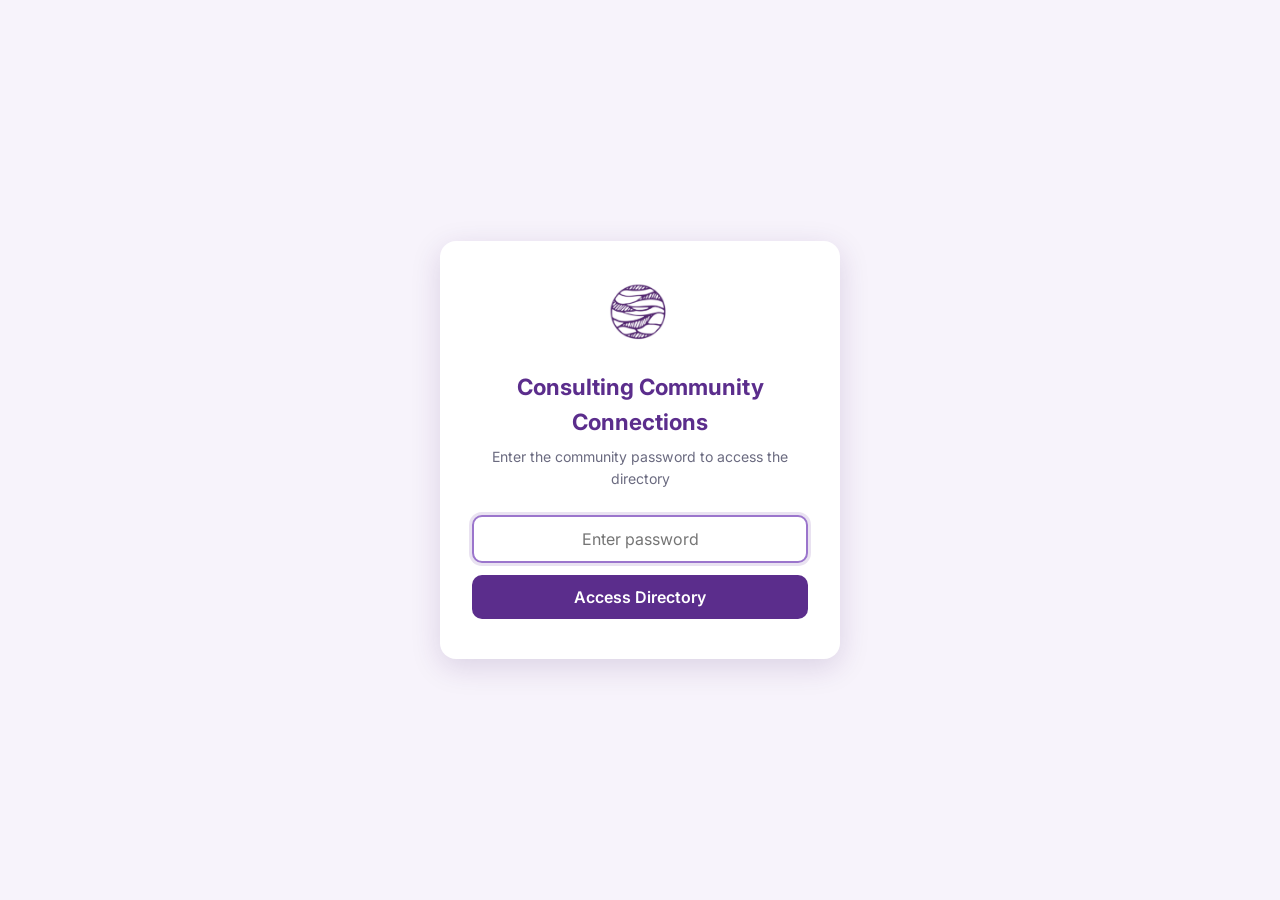
<file: index.html>
<!DOCTYPE html>
<html lang="en">
<head>
  <meta charset="UTF-8">
  <meta name="viewport" content="width=device-width, initial-scale=1.0">
  <title>Consulting Community Connections</title>
  <link rel="preconnect" href="https://fonts.googleapis.com">
  <link rel="preconnect" href="https://fonts.gstatic.com" crossorigin>
  <link href="https://fonts.googleapis.com/css2?family=Inter:wght@400;500;600;700&display=swap" rel="stylesheet">
  <link rel="stylesheet" href="styles.css">
</head>
<body>

  <!-- Password Gate -->
  <div class="password-gate" id="password-gate">
    <div class="password-card">
      <img src="assets/logo.png" alt="CCC Logo" class="password-logo">
      <h1 class="password-title">Consulting Community Connections</h1>
      <p class="password-subtitle">Enter the community password to access the directory</p>
      <form id="password-form" class="password-form">
        <input type="password" id="password-input" class="password-input" placeholder="Enter password" autocomplete="off">
        <button type="submit" class="password-submit">Access Directory</button>
        <p class="password-error" id="password-error" hidden>Incorrect password. Please try again.</p>
      </form>
    </div>
  </div>

  <!-- Header -->
  <header class="header">
    <div class="header-inner">
      <div class="logo-group">
        <img src="assets/logo.png" alt="CCC Logo" class="logo">
        <div>
          <h1 class="site-title">Consulting Community Connections</h1>
          <p class="site-subtitle">Find the right consultant to collaborate with</p>
        </div>
      </div>
    </div>
  </header>

  <!-- Main content -->
  <main class="main">

    <!-- Search -->
    <div class="search-wrapper">
      <div class="search-box">
        <svg class="search-icon" viewBox="0 0 24 24" fill="none" stroke="currentColor" stroke-width="2">
          <circle cx="11" cy="11" r="8"/><path d="m21 21-4.3-4.3"/>
        </svg>
        <input
          type="text"
          id="search"
          class="search-input"
          placeholder="Search by name, location, or expertise..."
          autocomplete="off"
        >
        <button id="clear-search" class="clear-btn" hidden aria-label="Clear search">
          <svg viewBox="0 0 24 24" fill="none" stroke="currentColor" stroke-width="2" width="18" height="18">
            <path d="M18 6 6 18M6 6l12 12"/>
          </svg>
        </button>
      </div>
    </div>

    <!-- Filters -->
    <div class="filters-section">
      <div class="filter-group">
        <h3 class="filter-label">Expertise</h3>
        <div class="filter-chips" id="expertise-filters"></div>
      </div>
      <div class="filter-group">
        <h3 class="filter-label">Skills</h3>
        <div class="filter-chips" id="skills-filters"></div>
      </div>
      <div class="filter-group">
        <h3 class="filter-label">Language</h3>
        <div class="filter-chips" id="language-filters"></div>
      </div>
      <div class="filter-group">
        <h3 class="filter-label">Country</h3>
        <div class="filter-chips" id="country-filters"></div>
      </div>
      <button id="clear-filters" class="clear-filters-btn" hidden>Clear all filters</button>
    </div>

    <!-- Results count -->
    <div class="results-bar">
      <span id="results-count"></span>
    </div>

    <!-- Consultant cards -->
    <div class="cards-grid" id="cards-grid"></div>

    <!-- Loading state -->
    <div class="loading" id="loading">
      <div class="spinner"></div>
      <p>Loading consultants...</p>
    </div>

    <!-- Empty state -->
    <div class="empty-state" id="empty-state" hidden>
      <svg viewBox="0 0 24 24" fill="none" stroke="currentColor" stroke-width="1.5" width="48" height="48">
        <circle cx="11" cy="11" r="8"/><path d="m21 21-4.3-4.3"/>
      </svg>
      <p>No consultants match your search.</p>
      <button class="reset-btn" id="reset-all">Reset filters</button>
    </div>
  </main>

  <!-- Consultant detail modal -->
  <div class="modal-overlay" id="modal-overlay" hidden>
    <div class="modal" role="dialog" aria-modal="true">
      <button class="modal-close" id="modal-close" aria-label="Close">
        <svg viewBox="0 0 24 24" fill="none" stroke="currentColor" stroke-width="2" width="24" height="24">
          <path d="M18 6 6 18M6 6l12 12"/>
        </svg>
      </button>
      <div class="modal-body" id="modal-body"></div>
    </div>
  </div>

  <!-- Footer -->
  <footer class="footer">
    <p>Consulting Community Connections &mdash; Connecting education consultants worldwide</p>
  </footer>

  <script src="app.js"></script>
</body>
</html>
</file>
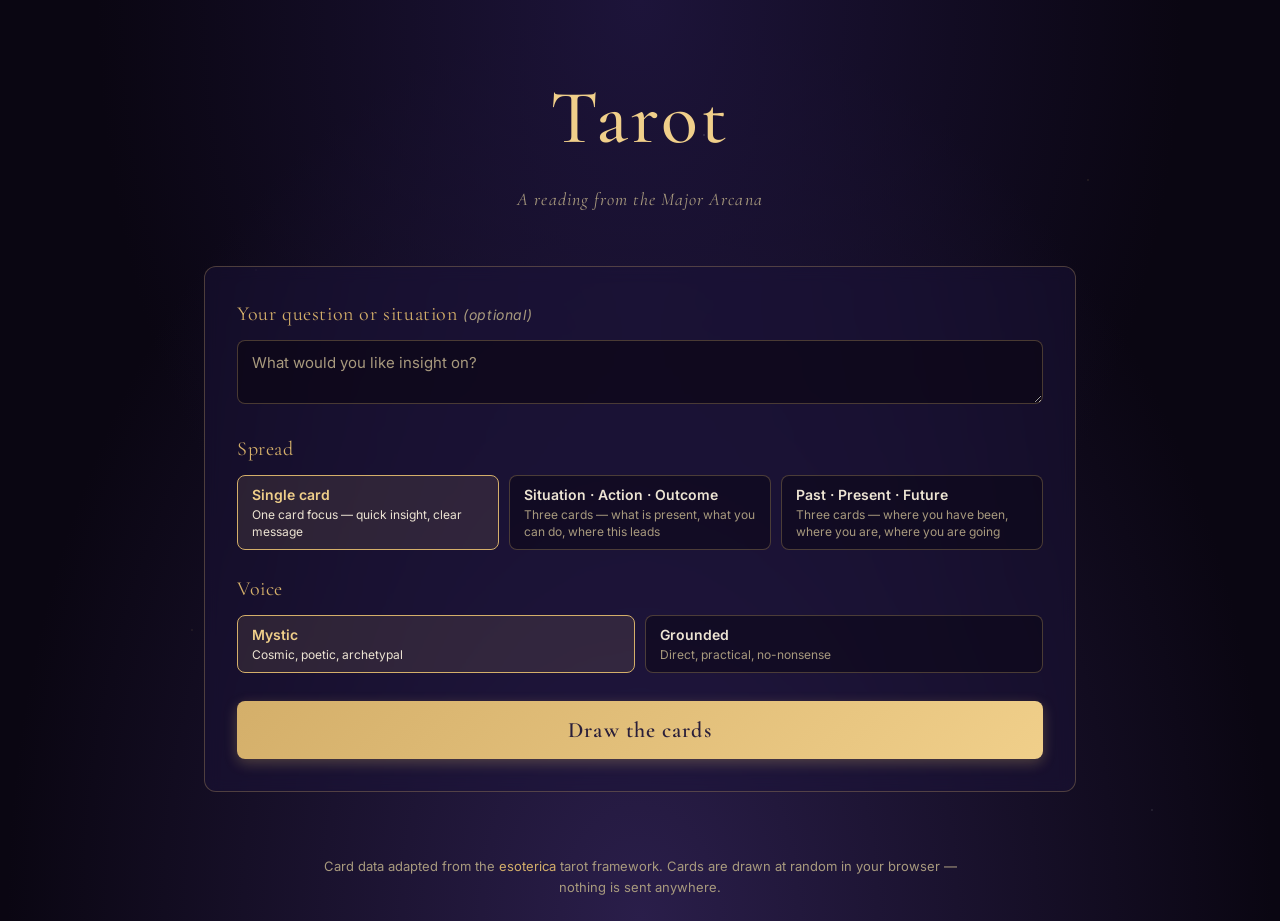
<file: tarot/index.html>
<!DOCTYPE html>
<html lang="en">
<head>
  <meta charset="UTF-8">
  <meta name="viewport" content="width=device-width, initial-scale=1.0">
  <title>Tarot — Major Arcana Reading</title>
  <meta name="description" content="A free tarot reading with the 22 Major Arcana. Three spreads, two interpretive voices.">
  <link rel="preconnect" href="https://fonts.googleapis.com">
  <link rel="preconnect" href="https://fonts.gstatic.com" crossorigin>
  <link href="https://fonts.googleapis.com/css2?family=Cormorant+Garamond:wght@400;500;600;700&family=Inter:wght@400;500;600&display=swap" rel="stylesheet">
  <link rel="stylesheet" href="styles.css">
</head>
<body>

  <div class="stars" aria-hidden="true"></div>

  <header class="t-header">
    <h1 class="t-title">Tarot</h1>
    <p class="t-subtitle">A reading from the Major Arcana</p>
  </header>

  <main class="t-main">

    <!-- Setup panel -->
    <section class="setup" id="setup">
      <div class="field">
        <label for="question" class="field-label">Your question or situation <span class="optional">(optional)</span></label>
        <textarea id="question" class="field-input" rows="2" placeholder="What would you like insight on?"></textarea>
      </div>

      <div class="field">
        <span class="field-label">Spread</span>
        <div class="options" id="spread-options"></div>
      </div>

      <div class="field">
        <span class="field-label">Voice</span>
        <div class="options" id="voice-options"></div>
      </div>

      <button id="draw-btn" class="draw-btn">Draw the cards</button>
    </section>

    <!-- Reading panel -->
    <section class="reading" id="reading" hidden>
      <p class="reading-question" id="reading-question"></p>
      <p class="reading-opening" id="reading-opening"></p>

      <div class="cards" id="cards"></div>

      <p class="reading-closing" id="reading-closing"></p>

      <div class="reading-actions">
        <button id="again-btn" class="secondary-btn">Draw again</button>
        <button id="share-btn" class="secondary-btn">Copy share link</button>
      </div>
      <p class="share-confirm" id="share-confirm" hidden>Link copied to clipboard.</p>
    </section>

  </main>

  <footer class="t-footer">
    <p>Card data adapted from the <a href="https://github.com/Temple-of-Silicon/esoterica" target="_blank" rel="noopener">esoterica</a> tarot framework. Cards are drawn at random in your browser — nothing is sent anywhere.</p>
  </footer>

  <script src="cards.js"></script>
  <script src="app.js"></script>
</body>
</html>
</file>
<file: styles.css>
/* ===== CSS Custom Properties ===== */
:root {
  --purple-900: #3B1566;
  --purple-700: #5B2D8C;
  --purple-600: #6B3FA0;
  --purple-500: #7E52B5;
  --purple-400: #9B75CC;
  --purple-200: #D4C4E8;
  --purple-100: #EDE5F5;
  --purple-50: #F7F3FB;
  --gray-900: #1A1A2E;
  --gray-700: #3D3D56;
  --gray-500: #6B6B80;
  --gray-300: #B0B0BF;
  --gray-200: #D5D5E0;
  --gray-100: #EDEDF2;
  --gray-50: #F8F8FA;
  --white: #FFFFFF;
  --radius-sm: 6px;
  --radius-md: 10px;
  --radius-lg: 16px;
  --shadow-sm: 0 1px 3px rgba(59, 21, 102, 0.08);
  --shadow-md: 0 4px 12px rgba(59, 21, 102, 0.1);
  --shadow-lg: 0 8px 30px rgba(59, 21, 102, 0.15);
  --transition: 0.2s ease;
}

/* ===== Password Gate ===== */
.password-gate {
  position: fixed;
  inset: 0;
  background: var(--purple-50);
  z-index: 9999;
  display: flex;
  align-items: center;
  justify-content: center;
  padding: 1.5rem;
}

.password-gate[hidden] {
  display: none;
}

.password-card {
  background: var(--white);
  border-radius: var(--radius-lg);
  padding: 2.5rem 2rem;
  max-width: 400px;
  width: 100%;
  text-align: center;
  box-shadow: var(--shadow-lg);
}

.password-logo {
  height: 64px;
  width: auto;
  margin-bottom: 1rem;
}

.password-title {
  font-size: 1.4rem;
  font-weight: 700;
  color: var(--purple-700);
  margin-bottom: 0.35rem;
}

.password-subtitle {
  font-size: 0.88rem;
  color: var(--gray-500);
  margin-bottom: 1.5rem;
}

.password-form {
  display: flex;
  flex-direction: column;
  gap: 0.75rem;
}

.password-input {
  padding: 0.75rem 1rem;
  border: 2px solid var(--gray-200);
  border-radius: var(--radius-md);
  font-size: 1rem;
  font-family: inherit;
  text-align: center;
  outline: none;
  transition: border-color var(--transition), box-shadow var(--transition);
}

.password-input:focus {
  border-color: var(--purple-400);
  box-shadow: 0 0 0 3px rgba(107, 63, 160, 0.15);
}

.password-submit {
  padding: 0.75rem 1.5rem;
  background: var(--purple-700);
  color: var(--white);
  border: none;
  border-radius: var(--radius-md);
  font-size: 1rem;
  font-weight: 600;
  font-family: inherit;
  cursor: pointer;
  transition: background var(--transition);
}

.password-submit:hover {
  background: var(--purple-600);
}

.password-error {
  color: #c0392b;
  font-size: 0.85rem;
  margin: 0;
}

.password-error[hidden] {
  display: none;
}

/* ===== Reset & Base ===== */
*, *::before, *::after {
  box-sizing: border-box;
  margin: 0;
  padding: 0;
}

body {
  font-family: 'Inter', -apple-system, BlinkMacSystemFont, 'Segoe UI', sans-serif;
  background: var(--gray-50);
  color: var(--gray-900);
  line-height: 1.6;
  min-height: 100vh;
}

/* ===== Header ===== */
.header {
  background: var(--white);
  border-bottom: 1px solid var(--gray-200);
  padding: 1.25rem 1.5rem;
  position: sticky;
  top: 0;
  z-index: 100;
  box-shadow: var(--shadow-sm);
}

.header-inner {
  max-width: 1200px;
  margin: 0 auto;
}

.logo-group {
  display: flex;
  align-items: center;
  gap: 1rem;
}

.logo {
  height: 48px;
  width: auto;
}

.site-title {
  font-size: 1.35rem;
  font-weight: 700;
  color: var(--purple-700);
  letter-spacing: -0.02em;
  line-height: 1.2;
}

.site-subtitle {
  font-size: 0.85rem;
  color: var(--gray-500);
  margin-top: 0.1rem;
}

/* ===== Main ===== */
.main {
  max-width: 1200px;
  margin: 0 auto;
  padding: 1.5rem;
}

/* ===== Search ===== */
.search-wrapper {
  margin-bottom: 1.25rem;
}

.search-box {
  position: relative;
  max-width: 600px;
}

.search-icon {
  position: absolute;
  left: 14px;
  top: 50%;
  transform: translateY(-50%);
  width: 20px;
  height: 20px;
  color: var(--gray-400);
  pointer-events: none;
}

.search-input {
  width: 100%;
  padding: 0.75rem 2.75rem 0.75rem 2.75rem;
  border: 2px solid var(--gray-200);
  border-radius: var(--radius-lg);
  font-size: 1rem;
  font-family: inherit;
  color: var(--gray-900);
  background: var(--white);
  transition: border-color var(--transition), box-shadow var(--transition);
  outline: none;
}

.search-input:focus {
  border-color: var(--purple-400);
  box-shadow: 0 0 0 3px rgba(107, 63, 160, 0.15);
}

.search-input::placeholder {
  color: var(--gray-300);
}

.clear-btn {
  position: absolute;
  right: 10px;
  top: 50%;
  transform: translateY(-50%);
  background: none;
  border: none;
  cursor: pointer;
  color: var(--gray-400);
  padding: 4px;
  display: flex;
  border-radius: 50%;
  transition: color var(--transition), background var(--transition);
}

.clear-btn:hover {
  color: var(--gray-700);
  background: var(--gray-100);
}

/* ===== Filters ===== */
.filters-section {
  margin-bottom: 1.25rem;
}

.filter-group {
  margin-bottom: 0.75rem;
}

.filter-label {
  font-size: 0.75rem;
  font-weight: 600;
  text-transform: uppercase;
  letter-spacing: 0.06em;
  color: var(--gray-500);
  margin-bottom: 0.4rem;
}

.filter-chips {
  display: flex;
  flex-wrap: wrap;
  gap: 0.4rem;
}

.chip {
  display: inline-flex;
  align-items: center;
  padding: 0.35rem 0.85rem;
  border-radius: 100px;
  font-size: 0.82rem;
  font-weight: 500;
  border: 1.5px solid var(--purple-200);
  background: var(--white);
  color: var(--purple-700);
  cursor: pointer;
  transition: all var(--transition);
  user-select: none;
  white-space: nowrap;
}

.chip:hover {
  border-color: var(--purple-400);
  background: var(--purple-50);
}

.chip.active {
  background: var(--purple-700);
  color: var(--white);
  border-color: var(--purple-700);
}

.chip.active:hover {
  background: var(--purple-600);
  border-color: var(--purple-600);
}

.clear-filters-btn {
  margin-top: 0.5rem;
  background: none;
  border: none;
  color: var(--purple-600);
  font-size: 0.82rem;
  font-weight: 500;
  cursor: pointer;
  padding: 0.25rem 0;
  font-family: inherit;
  text-decoration: underline;
  text-underline-offset: 2px;
}

.clear-filters-btn:hover {
  color: var(--purple-900);
}

/* ===== Results bar ===== */
.results-bar {
  margin-bottom: 1rem;
  font-size: 0.85rem;
  color: var(--gray-500);
}

/* ===== Cards Grid ===== */
.cards-grid {
  display: grid;
  grid-template-columns: repeat(auto-fill, minmax(320px, 1fr));
  gap: 1rem;
}

/* ===== Card ===== */
.card {
  background: var(--white);
  border-radius: var(--radius-lg);
  padding: 1.25rem;
  box-shadow: var(--shadow-sm);
  border: 1px solid var(--gray-100);
  cursor: pointer;
  transition: box-shadow var(--transition), transform var(--transition);
}

.card:hover {
  box-shadow: var(--shadow-md);
  transform: translateY(-2px);
}

.card-header {
  display: flex;
  justify-content: space-between;
  align-items: flex-start;
  gap: 0.75rem;
  margin-bottom: 0.75rem;
}

.card-name {
  font-size: 1.1rem;
  font-weight: 650;
  color: var(--purple-900);
  line-height: 1.3;
}

.card-location {
  display: flex;
  align-items: center;
  gap: 0.35rem;
  font-size: 0.82rem;
  color: var(--gray-500);
  margin-bottom: 0.75rem;
  flex-shrink: 0;
}

.card-location svg {
  flex-shrink: 0;
}

.card-tags {
  display: flex;
  flex-wrap: wrap;
  gap: 0.3rem;
  margin-bottom: 0.75rem;
}

.tag {
  font-size: 0.72rem;
  font-weight: 500;
  padding: 0.2rem 0.55rem;
  border-radius: 100px;
  background: var(--purple-100);
  color: var(--purple-700);
  white-space: nowrap;
}

.card-languages {
  display: flex;
  align-items: center;
  gap: 0.35rem;
  font-size: 0.82rem;
  color: var(--gray-500);
}

.card-languages svg {
  flex-shrink: 0;
}

/* ===== Loading ===== */
.loading {
  display: flex;
  flex-direction: column;
  align-items: center;
  justify-content: center;
  padding: 4rem 1rem;
  color: var(--gray-500);
  gap: 1rem;
}

.spinner {
  width: 36px;
  height: 36px;
  border: 3px solid var(--purple-200);
  border-top-color: var(--purple-600);
  border-radius: 50%;
  animation: spin 0.8s linear infinite;
}

@keyframes spin {
  to { transform: rotate(360deg); }
}

/* ===== Empty state ===== */
.empty-state {
  display: flex;
  flex-direction: column;
  align-items: center;
  padding: 3rem 1rem;
  color: var(--gray-400);
  gap: 0.75rem;
}

.empty-state[hidden] {
  display: none;
}

.empty-state p {
  font-size: 1rem;
}

.reset-btn {
  margin-top: 0.25rem;
  padding: 0.5rem 1.25rem;
  background: var(--purple-700);
  color: var(--white);
  border: none;
  border-radius: var(--radius-md);
  font-size: 0.9rem;
  font-family: inherit;
  font-weight: 500;
  cursor: pointer;
  transition: background var(--transition);
}

.reset-btn:hover {
  background: var(--purple-600);
}

/* ===== Modal ===== */
.modal-overlay {
  position: fixed;
  inset: 0;
  background: rgba(26, 26, 46, 0.5);
  backdrop-filter: blur(4px);
  z-index: 1000;
  display: flex;
  align-items: center;
  justify-content: center;
  padding: 1.5rem;
  animation: fadeIn 0.2s ease;
}

.modal-overlay[hidden] {
  display: none;
}

@keyframes fadeIn {
  from { opacity: 0; }
  to { opacity: 1; }
}

.modal {
  background: var(--white);
  border-radius: var(--radius-lg);
  max-width: 560px;
  width: 100%;
  max-height: 85vh;
  overflow-y: auto;
  position: relative;
  box-shadow: var(--shadow-lg);
  animation: slideUp 0.25s ease;
}

@keyframes slideUp {
  from { opacity: 0; transform: translateY(12px); }
  to { opacity: 1; transform: translateY(0); }
}

.modal-close {
  position: absolute;
  top: 1rem;
  right: 1rem;
  background: var(--gray-100);
  border: none;
  border-radius: 50%;
  width: 36px;
  height: 36px;
  display: flex;
  align-items: center;
  justify-content: center;
  cursor: pointer;
  color: var(--gray-500);
  transition: background var(--transition), color var(--transition);
  z-index: 1;
}

.modal-close:hover {
  background: var(--gray-200);
  color: var(--gray-900);
}

.modal-body {
  padding: 2rem 1.75rem;
}

.modal-name {
  font-size: 1.4rem;
  font-weight: 700;
  color: var(--purple-900);
  margin-bottom: 0.25rem;
  padding-right: 2rem;
}

.modal-location {
  display: flex;
  align-items: center;
  gap: 0.35rem;
  font-size: 0.9rem;
  color: var(--gray-500);
  margin-bottom: 1rem;
}

.modal-section {
  margin-bottom: 1rem;
}

.modal-section-title {
  font-size: 0.72rem;
  font-weight: 600;
  text-transform: uppercase;
  letter-spacing: 0.06em;
  color: var(--gray-500);
  margin-bottom: 0.35rem;
}

.modal-section p {
  font-size: 0.92rem;
  color: var(--gray-700);
  line-height: 1.5;
}

.modal-tags {
  display: flex;
  flex-wrap: wrap;
  gap: 0.35rem;
}

.modal-links {
  display: flex;
  flex-wrap: wrap;
  gap: 0.75rem;
  margin-top: 1.25rem;
  padding-top: 1.25rem;
  border-top: 1px solid var(--gray-100);
}

.modal-link {
  display: inline-flex;
  align-items: center;
  gap: 0.4rem;
  padding: 0.5rem 1rem;
  border-radius: var(--radius-md);
  font-size: 0.85rem;
  font-weight: 500;
  text-decoration: none;
  transition: all var(--transition);
}

.modal-link.linkedin {
  background: #0A66C2;
  color: var(--white);
}

.modal-link.linkedin:hover {
  background: #004182;
}

.modal-link.email {
  background: var(--purple-700);
  color: var(--white);
}

.modal-link.email:hover {
  background: var(--purple-900);
}

.modal-link.website {
  background: var(--gray-100);
  color: var(--gray-700);
}

.modal-link.website:hover {
  background: var(--gray-200);
}

/* ===== Footer ===== */
.footer {
  text-align: center;
  padding: 2rem 1.5rem;
  font-size: 0.82rem;
  color: var(--gray-400);
  border-top: 1px solid var(--gray-100);
  margin-top: 3rem;
}

/* ===== Responsive ===== */
@media (max-width: 640px) {
  .header {
    padding: 1rem;
  }

  .logo {
    height: 38px;
  }

  .site-title {
    font-size: 1.1rem;
  }

  .site-subtitle {
    font-size: 0.78rem;
  }

  .main {
    padding: 1rem;
  }

  .cards-grid {
    grid-template-columns: 1fr;
  }

  .modal {
    max-height: 90vh;
  }

  .modal-body {
    padding: 1.5rem 1.25rem;
  }
}
</file>
<file: tarot/styles.css>
:root {
  --bg-deep: #0a0612;
  --bg-mid: #15102a;
  --bg-card-back: #1a1238;
  --bg-card-face: #f5ecd7;
  --ink: #ede4d3;
  --ink-dim: #a89a7e;
  --ink-dark: #2a1f3a;
  --gold: #d4af6a;
  --gold-bright: #f0cf8a;
  --accent: #8a6dc4;
  --border: rgba(212, 175, 106, 0.3);
  --shadow: 0 12px 40px rgba(0, 0, 0, 0.5);
}

* { box-sizing: border-box; margin: 0; padding: 0; }

html, body {
  min-height: 100%;
  background: var(--bg-deep);
  color: var(--ink);
  font-family: 'Inter', system-ui, -apple-system, sans-serif;
  line-height: 1.55;
}

body {
  background:
    radial-gradient(ellipse at top, #1d143a 0%, transparent 60%),
    radial-gradient(ellipse at bottom, #2a1e4a 0%, transparent 70%),
    var(--bg-deep);
  min-height: 100vh;
  display: flex;
  flex-direction: column;
  position: relative;
  overflow-x: hidden;
}

/* Subtle starfield using radial gradients */
.stars {
  position: fixed;
  inset: 0;
  pointer-events: none;
  z-index: 0;
  background-image:
    radial-gradient(1px 1px at 20% 30%, rgba(255,255,255,0.6), transparent),
    radial-gradient(1px 1px at 70% 60%, rgba(255,255,255,0.5), transparent),
    radial-gradient(1px 1px at 40% 80%, rgba(255,255,255,0.4), transparent),
    radial-gradient(1px 1px at 85% 20%, rgba(212,175,106,0.5), transparent),
    radial-gradient(1px 1px at 15% 70%, rgba(212,175,106,0.4), transparent),
    radial-gradient(1px 1px at 55% 15%, rgba(255,255,255,0.5), transparent),
    radial-gradient(1px 1px at 90% 90%, rgba(255,255,255,0.4), transparent);
  background-size: 100% 100%;
  opacity: 0.7;
}

.t-header, .t-main, .t-footer { position: relative; z-index: 1; }

.t-header {
  text-align: center;
  padding: 60px 24px 20px;
}

.t-title {
  font-family: 'Cormorant Garamond', Georgia, serif;
  font-weight: 500;
  font-size: clamp(48px, 8vw, 76px);
  letter-spacing: 0.04em;
  color: var(--gold-bright);
  margin-bottom: 8px;
}

.t-subtitle {
  font-family: 'Cormorant Garamond', Georgia, serif;
  font-style: italic;
  font-size: 18px;
  color: var(--ink-dim);
  letter-spacing: 0.06em;
}

.t-main {
  flex: 1;
  width: 100%;
  max-width: 920px;
  margin: 0 auto;
  padding: 32px 24px;
}

.setup {
  background: rgba(26, 18, 56, 0.5);
  border: 1px solid var(--border);
  border-radius: 12px;
  padding: 32px;
  backdrop-filter: blur(8px);
  -webkit-backdrop-filter: blur(8px);
}

.field { margin-bottom: 24px; }
.field:last-of-type { margin-bottom: 28px; }

.field-label {
  display: block;
  font-family: 'Cormorant Garamond', Georgia, serif;
  font-size: 20px;
  color: var(--gold);
  margin-bottom: 10px;
  letter-spacing: 0.03em;
}

.optional { color: var(--ink-dim); font-size: 14px; font-family: 'Inter', sans-serif; font-style: italic; }

.field-input {
  width: 100%;
  background: rgba(10, 6, 18, 0.6);
  border: 1px solid var(--border);
  border-radius: 8px;
  color: var(--ink);
  font-family: inherit;
  font-size: 15px;
  padding: 12px 14px;
  resize: vertical;
  transition: border-color 0.2s;
}

.field-input:focus {
  outline: none;
  border-color: var(--gold);
}

.field-input::placeholder { color: var(--ink-dim); }

.options {
  display: flex;
  flex-wrap: wrap;
  gap: 10px;
}

.option {
  background: rgba(10, 6, 18, 0.5);
  border: 1px solid var(--border);
  border-radius: 8px;
  color: var(--ink);
  font-family: inherit;
  font-size: 14px;
  padding: 10px 14px;
  cursor: pointer;
  transition: all 0.2s;
  text-align: left;
  flex: 1 1 200px;
}

.option:hover {
  border-color: var(--gold);
  background: rgba(26, 18, 56, 0.7);
}

.option.selected {
  border-color: var(--gold);
  background: rgba(212, 175, 106, 0.12);
  color: var(--gold-bright);
}

.option-label { font-weight: 600; display: block; margin-bottom: 2px; }
.option-desc { font-size: 12px; color: var(--ink-dim); }
.option.selected .option-desc { color: var(--ink); }

.draw-btn {
  width: 100%;
  background: linear-gradient(135deg, var(--gold) 0%, var(--gold-bright) 100%);
  border: none;
  border-radius: 8px;
  color: var(--ink-dark);
  font-family: 'Cormorant Garamond', Georgia, serif;
  font-size: 22px;
  font-weight: 600;
  letter-spacing: 0.05em;
  padding: 16px;
  cursor: pointer;
  transition: transform 0.15s, box-shadow 0.15s;
  box-shadow: 0 4px 14px rgba(212, 175, 106, 0.3);
}

.draw-btn:hover {
  transform: translateY(-1px);
  box-shadow: 0 6px 20px rgba(212, 175, 106, 0.45);
}

.draw-btn:active { transform: translateY(0); }

/* Reading panel */
.reading {
  animation: fadeIn 0.5s ease-out;
}

@keyframes fadeIn {
  from { opacity: 0; transform: translateY(8px); }
  to { opacity: 1; transform: translateY(0); }
}

.reading-question {
  font-family: 'Cormorant Garamond', Georgia, serif;
  font-style: italic;
  font-size: 22px;
  color: var(--gold);
  text-align: center;
  margin-bottom: 18px;
  padding: 0 12px;
}

.reading-opening {
  font-family: 'Cormorant Garamond', Georgia, serif;
  font-style: italic;
  font-size: 18px;
  color: var(--ink);
  text-align: center;
  max-width: 640px;
  margin: 0 auto 36px;
  line-height: 1.6;
}

.cards {
  display: grid;
  gap: 28px;
  margin-bottom: 36px;
}

.cards.spread-1 { grid-template-columns: 1fr; max-width: 380px; margin-left: auto; margin-right: auto; }
.cards.spread-3 { grid-template-columns: repeat(3, 1fr); }

@media (max-width: 720px) {
  .cards.spread-3 { grid-template-columns: 1fr; }
}

.card {
  background: var(--bg-card-face);
  color: var(--ink-dark);
  border-radius: 10px;
  border: 1px solid var(--gold);
  box-shadow: var(--shadow);
  overflow: hidden;
  display: flex;
  flex-direction: column;
  animation: cardReveal 0.6s ease-out both;
}

.card:nth-child(2) { animation-delay: 0.15s; }
.card:nth-child(3) { animation-delay: 0.3s; }

@keyframes cardReveal {
  from { opacity: 0; transform: translateY(20px) rotateY(-15deg); }
  to { opacity: 1; transform: translateY(0) rotateY(0); }
}

.card-position {
  background: var(--ink-dark);
  color: var(--gold-bright);
  font-family: 'Cormorant Garamond', Georgia, serif;
  font-size: 14px;
  letter-spacing: 0.15em;
  text-transform: uppercase;
  text-align: center;
  padding: 8px 12px;
}

.card-glyph {
  text-align: center;
  font-family: 'Cormorant Garamond', Georgia, serif;
  font-size: 56px;
  font-weight: 500;
  color: var(--gold);
  padding: 24px 0 8px;
  letter-spacing: 0.06em;
  border-bottom: 1px solid rgba(42, 31, 58, 0.15);
}

.card-name {
  text-align: center;
  font-family: 'Cormorant Garamond', Georgia, serif;
  font-size: 24px;
  font-weight: 600;
  color: var(--ink-dark);
  padding: 12px 16px 18px;
  letter-spacing: 0.03em;
}

.card-body { padding: 0 22px 22px; }

.card-section { margin-bottom: 14px; }
.card-section:last-child { margin-bottom: 0; }

.card-section-label {
  font-family: 'Cormorant Garamond', Georgia, serif;
  font-size: 14px;
  font-weight: 600;
  color: var(--accent);
  letter-spacing: 0.06em;
  text-transform: uppercase;
  margin-bottom: 4px;
}

.card-section-text {
  font-size: 14px;
  line-height: 1.55;
  color: var(--ink-dark);
}

.reading-closing {
  font-family: 'Cormorant Garamond', Georgia, serif;
  font-style: italic;
  font-size: 18px;
  color: var(--ink);
  text-align: center;
  max-width: 640px;
  margin: 0 auto 28px;
  line-height: 1.6;
}

.reading-actions {
  display: flex;
  justify-content: center;
  gap: 12px;
  flex-wrap: wrap;
}

.secondary-btn {
  background: transparent;
  border: 1px solid var(--gold);
  border-radius: 8px;
  color: var(--gold);
  font-family: inherit;
  font-size: 14px;
  font-weight: 500;
  padding: 10px 20px;
  cursor: pointer;
  transition: all 0.2s;
}

.secondary-btn:hover {
  background: rgba(212, 175, 106, 0.12);
  color: var(--gold-bright);
}

.share-confirm {
  text-align: center;
  color: var(--gold);
  font-size: 13px;
  margin-top: 12px;
}

.t-footer {
  text-align: center;
  padding: 32px 24px 24px;
  color: var(--ink-dim);
  font-size: 13px;
  max-width: 720px;
  margin: 0 auto;
}

.t-footer a { color: var(--gold); text-decoration: none; }
.t-footer a:hover { text-decoration: underline; }
</file>
